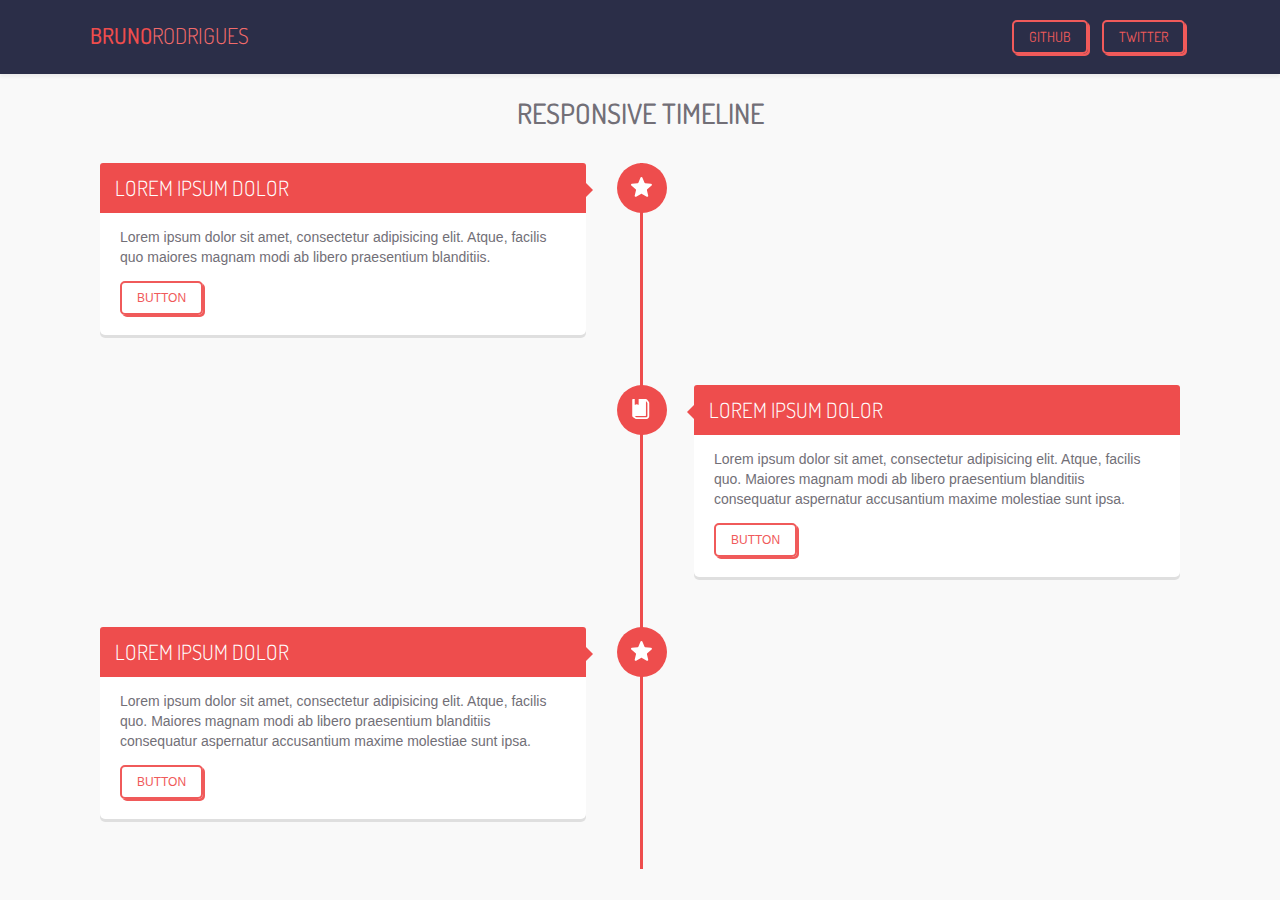
<file: timelinemobile.html>
<!DOCTYPE html>
<html lang="fr">
<head>
    <meta charset="UTF-8">
    <meta name="viewport" content="width=device-width, initial-scale=1.0">
    <title>Timeline Responsive</title>
    <link href="https://fonts.googleapis.com/css?family=Dosis:300,400,500,600,700" rel="stylesheet">
    <style>
        /* Variables CSS converties */
        :root {
            --bg-body: #f9f9f9;
            --red: #ee4d4d;
            --blue: #2b2e48;
            --primary-color: var(--red);
            --secondary-color: var(--blue);
            --base-font-color: #726f77;
            --timeline-color: var(--primary-color);
        }

        /* Réinitialisation et styles de base */
        *, *:before, *:after {
            box-sizing: border-box;
            -webkit-box-sizing: border-box;
            -moz-box-sizing: border-box;
        }

        body, html {
            height: 100%;
        }

        body {
            background: var(--bg-body);
            background-size: cover;
            margin: 0;
            padding: 0;
            font-family: helvetica, arial, tahoma, verdana;
            line-height: 20px;
            font-size: 14px;
            color: var(--base-font-color);
        }

        img {
            max-width: 100%;
        }

        a {
            text-decoration: none;
        }

        .container {
            max-width: 1100px;
            margin: 0 auto;
        }

        h1, h2, h3, h4 {
            font-family: "Dosis", arial, tahoma, verdana;
            font-weight: 500;
        }

        .project-name {
            text-align: center;
            padding: 10px 0;
        }

        /* Header */
        header {
            background: var(--secondary-color);
            padding: 10px;
            -webkit-box-shadow: 0 3px 3px rgba(0,0,0,0.05);
            -moz-box-shadow: 0 3px 3px rgba(0,0,0,0.05);
            -ms-box-shadow: 0 3px 3px rgba(0,0,0,0.05);
            box-shadow: 0 3px 3px rgba(0,0,0,0.05);
        }

        header:after, header:before {
            content: '';
            display: block;
            width: 100%;
            clear: both;
        }

        header .logo {
            color: var(--primary-color);
            float: left;
            font-family: "Dosis", arial, tahoma, verdana;
            font-size: 22px;
            font-weight: 500;
        }

        header .logo > span {
            color: #f26b6b; /* lighten(primary-color, 20%) */
            font-weight: 300;
        }

        header .social {
            float: right;
        }

        header .social .btn {
            font-family: "Dosis";
            font-size: 14px;
            margin: 10px 5px;
        }

        /* Timeline */
        #timeline {
            width: 100%;
            margin: 30px auto;
            position: relative;
            padding: 0 10px;
            -webkit-transition: all .4s ease;
            -moz-transition: all .4s ease;
            -ms-transition: all .4s ease;
            transition: all .4s ease;
        }

        #timeline:before {
            content: "";
            width: 3px;
            height: 100%;
            background: var(--timeline-color);
            left: 50%;
            top: 0;
            position: absolute;
        }

        #timeline:after {
            content: "";
            clear: both;
            display: table;
            width: 100%;
        }

        .timeline-item {
            margin-bottom: 50px;
            position: relative;
        }

        .timeline-item:after, .timeline-item:before {
            content: '';
            display: block;
            width: 100%;
            clear: both;
        }

        .timeline-item .timeline-icon {
            background: var(--timeline-color);
            width: 50px;
            height: 50px;
            position: absolute;
            top: 0;
            left: 50%;
            overflow: hidden;
            margin-left: -23px;
            -webkit-border-radius: 50%;
            -moz-border-radius: 50%;
            -ms-border-radius: 50%;
            border-radius: 50%;
        }

        .timeline-item .timeline-icon svg {
            position: relative;
            top: 14px;
            left: 14px;
        }

        .timeline-item .timeline-content {
            width: 45%;
            background: #fff;
            padding: 20px;
            -webkit-box-shadow: 0 3px 0 rgba(0,0,0,0.1);
            -moz-box-shadow: 0 3px 0 rgba(0,0,0,0.1);
            -ms-box-shadow: 0 3px 0 rgba(0,0,0,0.1);
            box-shadow: 0 3px 0 rgba(0,0,0,0.1);
            -webkit-border-radius: 5px;
            -moz-border-radius: 5px;
            -ms-border-radius: 5px;
            border-radius: 5px;
            -webkit-transition: all .3s ease;
            -moz-transition: all .3s ease;
            -ms-transition: all .3s ease;
            transition: all .3s ease;
        }

        .timeline-item .timeline-content h2 {
            padding: 15px;
            background: var(--timeline-color);
            color: #fff;
            margin: -20px -20px 0 -20px;
            font-weight: 300;
            -webkit-border-radius: 3px 3px 0 0;
            -moz-border-radius: 3px 3px 0 0;
            -ms-border-radius: 3px 3px 0 0;
            border-radius: 3px 3px 0 0;
        }

        .timeline-item .timeline-content:before {
            content: '';
            position: absolute;
            left: 45%;
            top: 20px;
            width: 0;
            height: 0;
            border-top: 7px solid transparent;
            border-bottom: 7px solid transparent;
            border-left: 7px solid var(--timeline-color);
        }

        .timeline-item .timeline-content.right {
            float: right;
        }

        .timeline-item .timeline-content.right:before {
            content: '';
            right: 45%;
            left: inherit;
            border-left: 0;
            border-right: 7px solid var(--timeline-color);
        }

        /* Buttons */
        .btn {
            padding: 5px 15px;
            text-decoration: none;
            background: transparent;
            border: 2px solid #f05a5a; /* lighten(primary-color, 10%) */
            color: #f05a5a;
            display: inline-block;
            position: relative;
            text-transform: uppercase;
            font-size: 12px;
            -webkit-border-radius: 5px;
            -moz-border-radius: 5px;
            -ms-border-radius: 5px;
            border-radius: 5px;
            -webkit-transition: background .3s ease;
            -moz-transition: background .3s ease;
            -ms-transition: background .3s ease;
            transition: background .3s ease;
            -webkit-box-shadow: 2px 2px 0 #f05a5a;
            -moz-box-shadow: 2px 2px 0 #f05a5a;
            -ms-box-shadow: 2px 2px 0 #f05a5a;
            box-shadow: 2px 2px 0 #f05a5a;
        }

        .btn:hover {
            box-shadow: none;
            top: 2px;
            left: 2px;
            -webkit-box-shadow: 2px 2px 0 transparent;
            -moz-box-shadow: 2px 2px 0 transparent;
            -ms-box-shadow: 2px 2px 0 transparent;
            box-shadow: 2px 2px 0 transparent;
        }

        /* Responsive */
        @media screen and (max-width: 768px) {
            #timeline {
                margin: 30px;
                padding: 0px;
                width: 90%;
            }

            #timeline:before {
                left: 0;
            }

            .timeline-item .timeline-content {
                width: 90%;
                float: right;
            }

            .timeline-item .timeline-content:before,
            .timeline-item .timeline-content.right:before {
                left: 10%;
                margin-left: -6px;
                border-left: 0;
                border-right: 7px solid var(--timeline-color);
            }

            .timeline-item .timeline-icon {
                left: 0;
            }
        }
    </style>
</head>
<body>
    <header>
        <div class="container">
            <h1 class="logo">
                BRUNO<span>RODRIGUES</span>
            </h1>
            <section class="social">
                <a target="_blank" class="btn" href="https://www.github.com/itbruno">Github</a>
                <a class="btn" target="_blank" href="https://www.twitter.com/_brunoweb">Twitter</a>
            </section>
        </div>
    </header>

    <div class="container">
        <h1 class="project-name">RESPONSIVE TIMELINE</h1>
        <div id="timeline">
            <div class="timeline-item">
                <div class="timeline-icon">
                    <svg version="1.1" id="Layer_1" xmlns="http://www.w3.org/2000/svg" xmlns:xlink="http://www.w3.org/1999/xlink" x="0px" y="0px"
                         width="21px" height="20px" viewBox="0 0 21 20" enable-background="new 0 0 21 20" xml:space="preserve">
                        <path fill="#FFFFFF" d="M19.998,6.766l-5.759-0.544c-0.362-0.032-0.676-0.264-0.822-0.61l-2.064-4.999
                            c-0.329-0.825-1.5-0.825-1.83,0L7.476,5.611c-0.132,0.346-0.462,0.578-0.824,0.61L0.894,6.766C0.035,6.848-0.312,7.921,0.333,8.499
                            l4.338,3.811c0.279,0.246,0.395,0.609,0.314,0.975l-1.304,5.345c-0.199,0.842,0.708,1.534,1.468,1.089l4.801-2.822
                            c0.313-0.181,0.695-0.181,1.006,0l4.803,2.822c0.759,0.445,1.666-0.23,1.468-1.089l-1.288-5.345
                            c-0.081-0.365,0.035-0.729,0.313-0.975l4.34-3.811C21.219,7.921,20.855,6.848,19.998,6.766z"/>
                    </svg>
                </div>
                <div class="timeline-content">
                    <h2>LOREM IPSUM DOLOR</h2>
                    <p>
                        Lorem ipsum dolor sit amet, consectetur adipisicing elit. 
                        Atque, facilis quo maiores magnam modi ab libero praesentium blanditiis.
                    </p>
                    <a href="#" class="btn">button</a>
                </div>
            </div>

            <div class="timeline-item">
                <div class="timeline-icon">
                    <svg version="1.1" id="Layer_1" xmlns="http://www.w3.org/2000/svg" xmlns:xlink="http://www.w3.org/1999/xlink" x="0px" y="0px"
                         width="21px" height="20px" viewBox="0 0 21 20" enable-background="new 0 0 21 20" xml:space="preserve">
                        <g>
                            <path fill="#FFFFFF" d="M17.92,3.065l-1.669-2.302c-0.336-0.464-0.87-0.75-1.479-0.755C14.732,0.008,7.653,0,7.653,0v5.6
                                c0,0.096-0.047,0.185-0.127,0.237c-0.081,0.052-0.181,0.06-0.268,0.02l-1.413-0.64C5.773,5.183,5.69,5.183,5.617,5.215l-1.489,0.65
                                c-0.087,0.038-0.19,0.029-0.271-0.023c-0.079-0.052-0.13-0.141-0.13-0.235V0H2.191C1.655,0,1.233,0.434,1.233,0.97
                                c0,0,0.025,15.952,0.031,15.993c0.084,0.509,0.379,0.962,0.811,1.242l2.334,1.528C4.671,19.905,4.974,20,5.286,20h10.307
                                c1.452,0,2.634-1.189,2.634-2.64V4.007C18.227,3.666,18.12,3.339,17.92,3.065z M16.42,17.36c0,0.464-0.361,0.833-0.827,0.833H5.341
                                l-1.675-1.089h10.341c0.537,0,0.953-0.44,0.953-0.979V2.039l1.459,2.027V17.36L16.42,17.36z"/>
                        </g>
                    </svg>
                </div>
                <div class="timeline-content right">
                    <h2>LOREM IPSUM DOLOR</h2>
                    <p>
                        Lorem ipsum dolor sit amet, consectetur adipisicing elit. Atque, facilis quo. Maiores magnam modi ab libero praesentium blanditiis consequatur aspernatur accusantium maxime molestiae sunt ipsa.
                    </p>
                    <a href="#" class="btn">button</a>
                </div>
            </div>

            <div class="timeline-item">
                <div class="timeline-icon">
                    <svg version="1.1" id="Layer_1" xmlns="http://www.w3.org/2000/svg" xmlns:xlink="http://www.w3.org/1999/xlink" x="0px" y="0px"
                         width="21px" height="20px" viewBox="0 0 21 20" enable-background="new 0 0 21 20" xml:space="preserve">
                        <path fill="#FFFFFF" d="M19.998,6.766l-5.759-0.544c-0.362-0.032-0.676-0.264-0.822-0.61l-2.064-4.999
                            c-0.329-0.825-1.5-0.825-1.83,0L7.476,5.611c-0.132,0.346-0.462,0.578-0.824,0.61L0.894,6.766C0.035,6.848-0.312,7.921,0.333,8.499
                            l4.338,3.811c0.279,0.246,0.395,0.609,0.314,0.975l-1.304,5.345c-0.199,0.842,0.708,1.534,1.468,1.089l4.801-2.822
                            c0.313-0.181,0.695-0.181,1.006,0l4.803,2.822c0.759,0.445,1.666-0.23,1.468-1.089l-1.288-5.345
                            c-0.081-0.365,0.035-0.729,0.313-0.975l4.34-3.811C21.219,7.921,20.855,6.848,19.998,6.766z"/>
                    </svg>
                </div>
                <div class="timeline-content">
                    <h2>LOREM IPSUM DOLOR</h2>
                    <p>
                        Lorem ipsum dolor sit amet, consectetur adipisicing elit. Atque, facilis quo. Maiores magnam modi ab libero praesentium blanditiis consequatur aspernatur accusantium maxime molestiae sunt ipsa.
                    </p>
                    <a href="#" class="btn">button</a>
                </div>
            </div>
        </div>
    </div>
</body>
</html>
</file>
